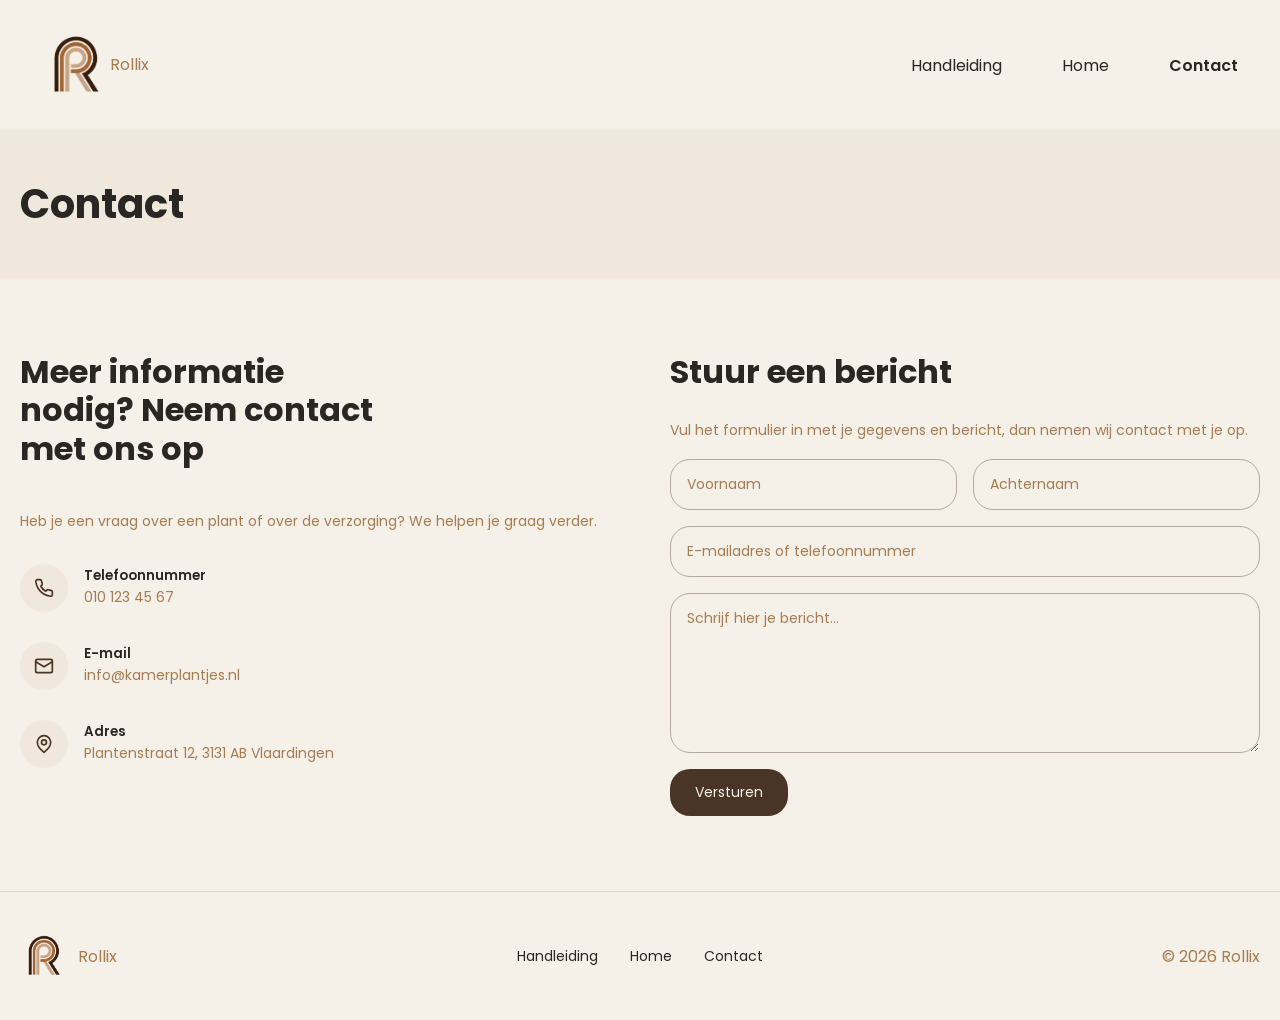
<file: contact.html>
<!doctype html>
<html lang="nl">
  <head>
    <meta charset="UTF-8" />
    <meta name="viewport" content="width=device-width, initial-scale=1.0" />
    <title>Rollix - Contact</title>

    <!-- Favicon -->
    <link rel="icon" type="image/x-icon" href="img/favicon.ico" />

    <!-- Stylesheet -->
    <link rel="stylesheet" href="css/style.css" />
    <link rel="stylesheet" href="css/nav.css" />
    <link rel="stylesheet" href="css/contact.css" />

    <!-- Font -->
    <link rel="preconnect" href="https://fonts.googleapis.com" />
    <link rel="preconnect" href="https://fonts.gstatic.com" crossorigin />
    <link
      href="https://fonts.googleapis.com/css2?family=Poppins:ital,wght@0,100;0,200;0,300;0,400;0,500;0,600;0,700;0,800;0,900;1,100;1,200;1,300;1,400;1,500;1,600;1,700;1,800;1,900&display=swap"
      rel="stylesheet"
    />
  </head>
  <body>
    <nav>
      <div class="left">
        <img src="img/Rollix.png" alt="Rollix logo" />
        <p>Rollix</p>
      </div>
      <div class="right">
        <a href="handleiding.html">Handleiding</a>
        <a href="index.html">Home</a>
        <a href="contact.html" class="active" aria-current="page">Contact</a>
      </div>
    </nav>
    <main>
      <section class="contact-hero">
        <div class="wrapper">
          <h1>Contact</h1>
        </div>
      </section>

      <section class="contact">
        <div class="wrapper contact-layout">
          <div class="contact-info">
            <h2>Meer informatie nodig? Neem contact met ons op</h2>
            <p>
              Heb je een vraag over een plant of over de verzorging? We helpen
              je graag verder.
            </p>

            <div class="info-item">
              <div class="icon">
                <svg
                  xmlns="http://www.w3.org/2000/svg"
                  viewBox="0 0 24 24"
                  width="20"
                  height="20"
                  fill="none"
                  stroke="currentColor"
                  stroke-width="2"
                  stroke-linecap="round"
                  stroke-linejoin="round"
                >
                  <path
                    d="M22 16.92v3a2 2 0 0 1-2.18 2 19.8 19.8 0 0 1-8.63-3.07 19.5 19.5 0 0 1-6-6 19.8 19.8 0 0 1-3.07-8.67A2 2 0 0 1 4.11 2h3a2 2 0 0 1 2 1.72c.13.96.36 1.9.7 2.81a2 2 0 0 1-.45 2.11L8.09 9.91a16 16 0 0 0 6 6l1.27-1.27a2 2 0 0 1 2.11-.45c.91.34 1.85.57 2.81.7A2 2 0 0 1 22 16.92z"
                  />
                </svg>
              </div>
              <div class="info-tekst">
                <h5>Telefoonnummer</h5>
                <p>010 123 45 67</p>
              </div>
            </div>

            <div class="info-item">
              <div class="icon">
                <svg
                  xmlns="http://www.w3.org/2000/svg"
                  viewBox="0 0 24 24"
                  width="20"
                  height="20"
                  fill="none"
                  stroke="currentColor"
                  stroke-width="2"
                  stroke-linecap="round"
                  stroke-linejoin="round"
                >
                  <rect x="2" y="4" width="20" height="16" rx="2" />
                  <path d="m22 7-10 6L2 7" />
                </svg>
              </div>
              <div class="info-tekst">
                <h5>E-mail</h5>
                <p>info@kamerplantjes.nl</p>
              </div>
            </div>

            <div class="info-item">
              <div class="icon">
                <svg
                  xmlns="http://www.w3.org/2000/svg"
                  viewBox="0 0 24 24"
                  width="20"
                  height="20"
                  fill="none"
                  stroke="currentColor"
                  stroke-width="2"
                  stroke-linecap="round"
                  stroke-linejoin="round"
                >
                  <path d="M20 10c0 6-8 12-8 12S4 16 4 10a8 8 0 0 1 16 0z" />
                  <circle cx="12" cy="10" r="3" />
                </svg>
              </div>
              <div class="info-tekst">
                <h5>Adres</h5>
                <p>Plantenstraat 12, 3131 AB Vlaardingen</p>
              </div>
            </div>
          </div>

          <form class="contact-form" action="#" method="post">
            <h2>Stuur een bericht</h2>
            <p>
              Vul het formulier in met je gegevens en bericht, dan nemen wij
              contact met je op.
            </p>

            <div class="form-rij">
              <input
                type="text"
                name="voornaam"
                placeholder="Voornaam"
                aria-label="Voornaam"
                required
              />
              <input
                type="text"
                name="achternaam"
                placeholder="Achternaam"
                aria-label="Achternaam"
                required
              />
            </div>

            <input
              type="text"
              name="contact"
              placeholder="E-mailadres of telefoonnummer"
              aria-label="E-mailadres of telefoonnummer"
              required
            />

            <textarea
              name="bericht"
              placeholder="Schrijf hier je bericht..."
              aria-label="Bericht"
              required
            ></textarea>

            <button type="submit">Versturen</button>
          </form>
        </div>
      </section>
    </main>

    <footer>
      <div class="wrapper footer-inner">
        <div class="footer-brand">
          <img src="img/Rollix.png" alt="Rollix logo" />
          <p>Rollix</p>
        </div>
        <div class="footer-links">
          <a href="handleiding.html">Handleiding</a>
          <a href="index.html">Home</a>
          <a href="contact.html">Contact</a>
        </div>
        <p class="copyright">© 2026 Rollix</p>
      </div>
    </footer>
  </body>
</html>
</file>
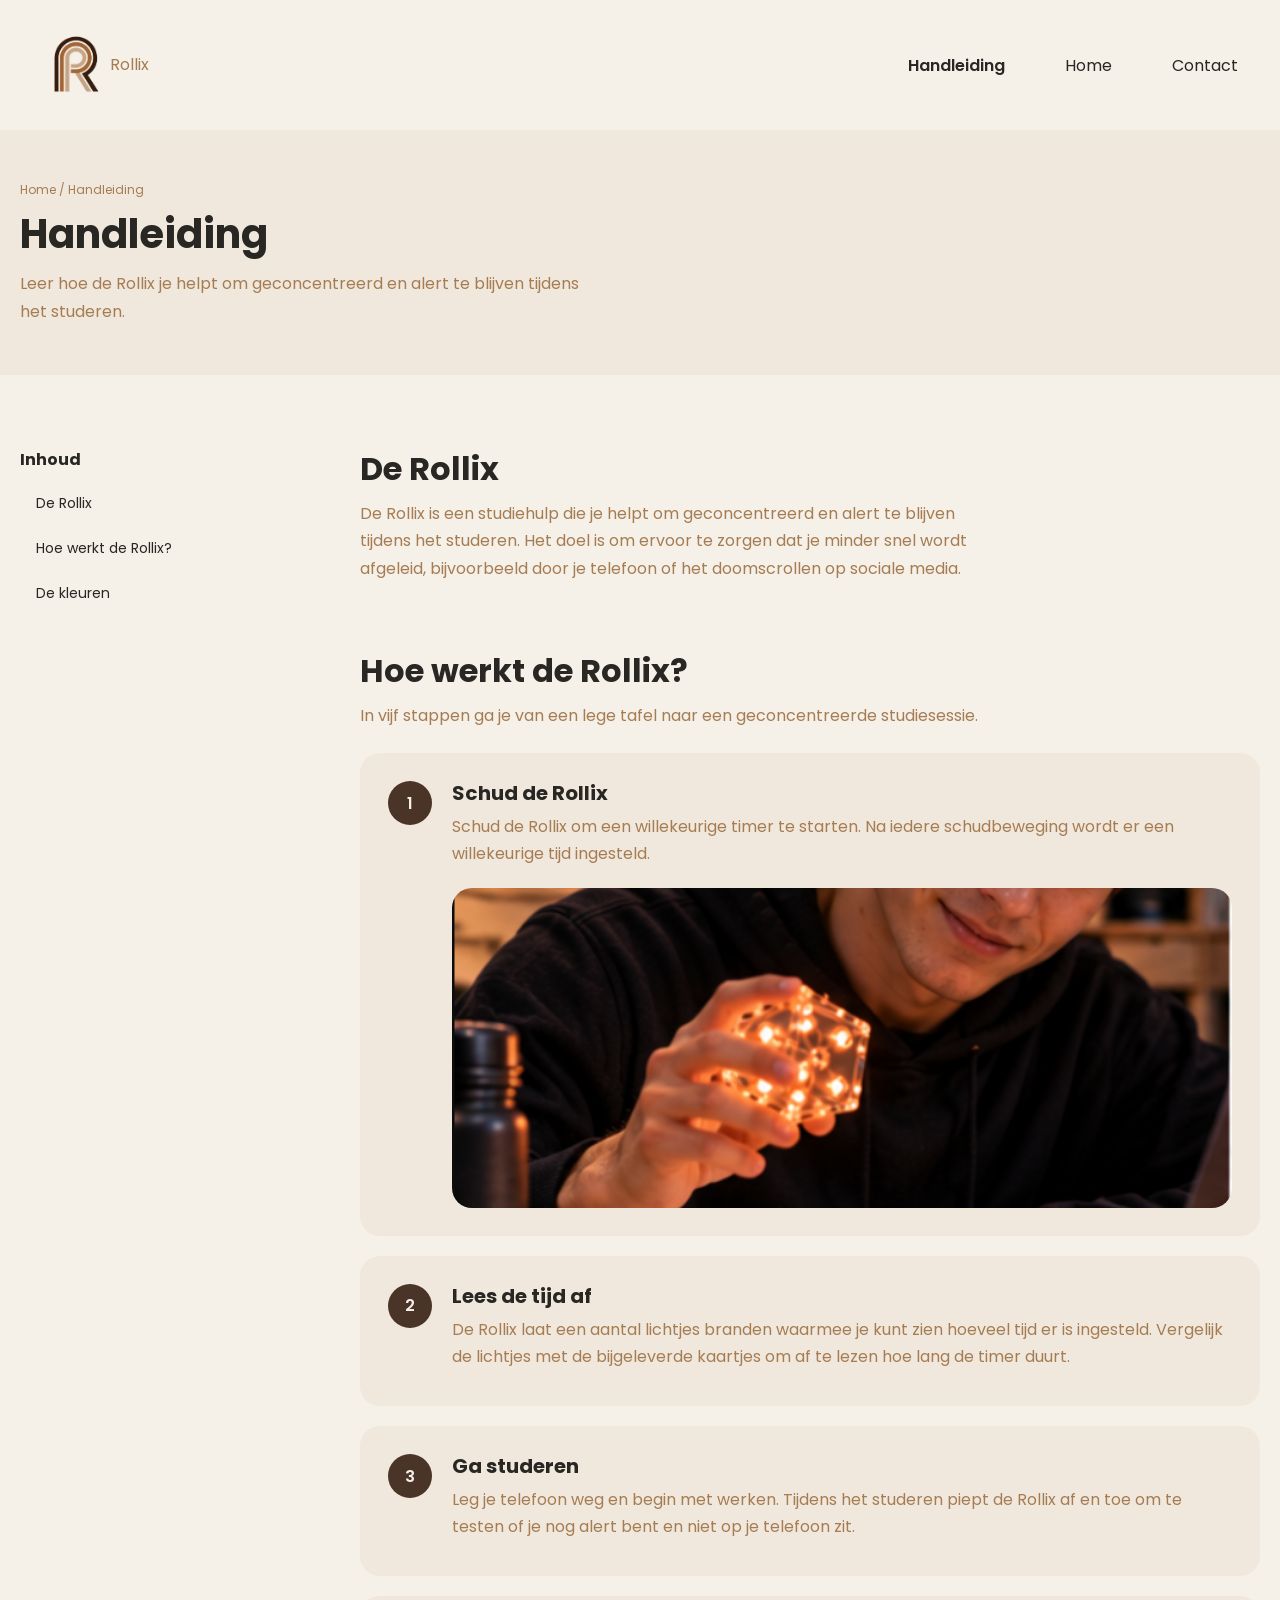
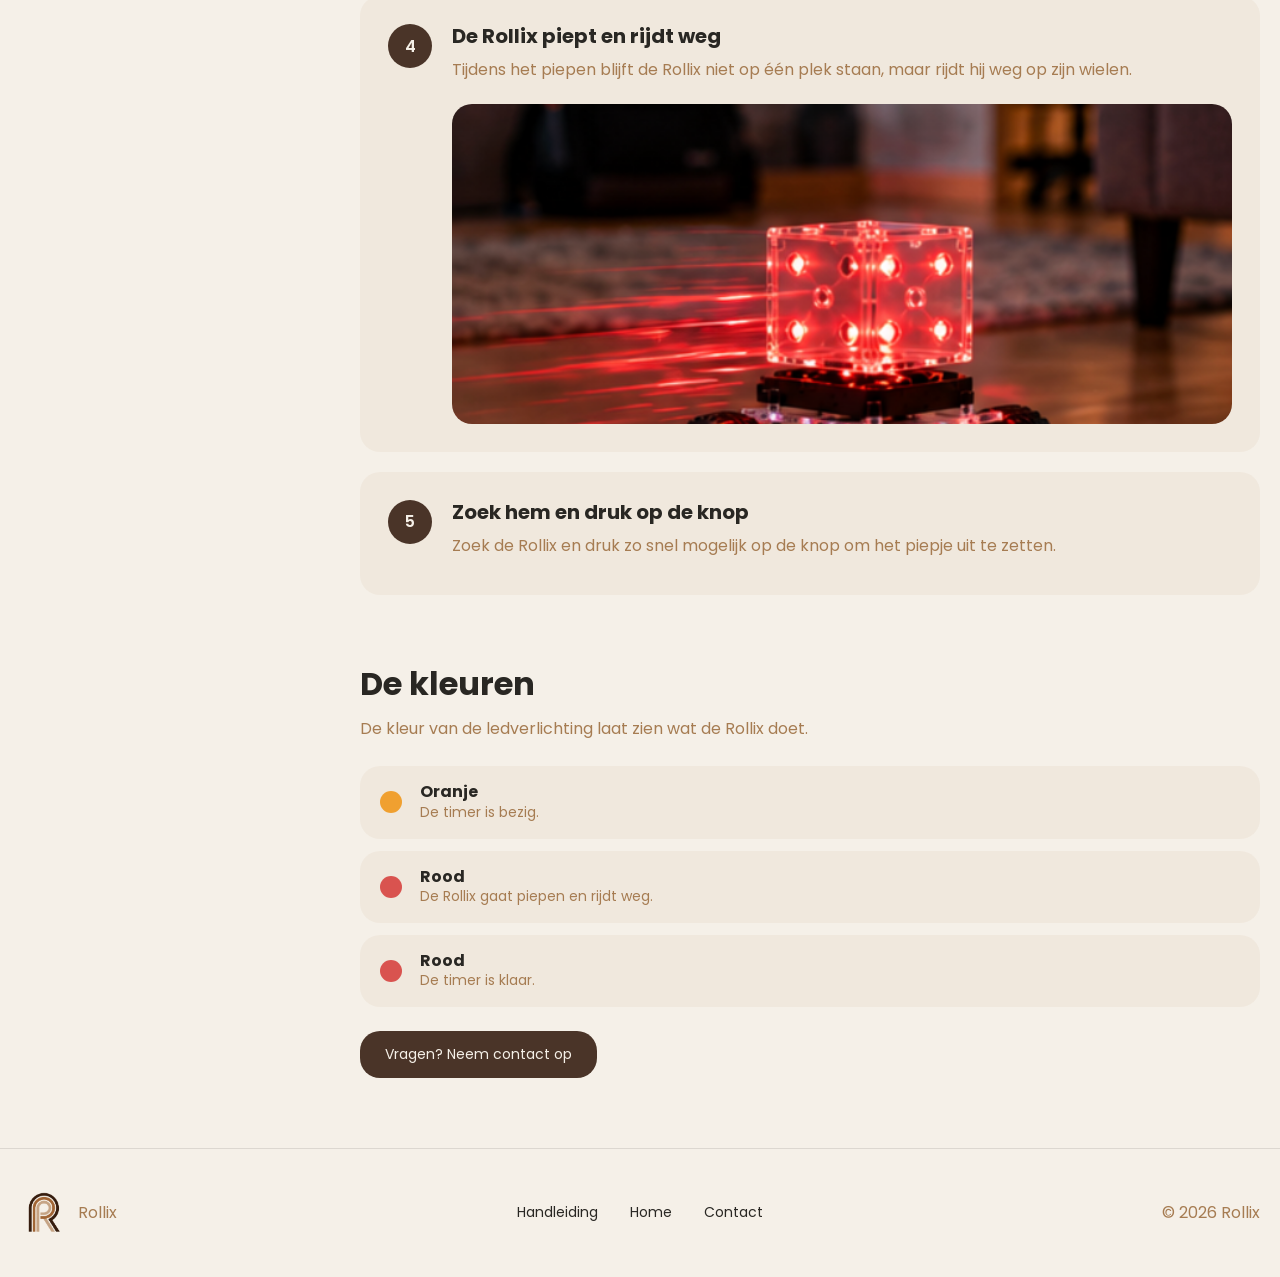
<file: handleiding.html>
<!doctype html>
<html lang="nl">
  <head>
    <meta charset="UTF-8" />
    <meta name="viewport" content="width=device-width, initial-scale=1.0" />

    <title>Rollix - Handleiding</title>

    <!-- Favicon -->
    <link rel="icon" type="image/x-icon" href="img/favicon.ico" />

    <!-- Stylesheet -->
    <link rel="stylesheet" href="css/style.css" />
    <link rel="stylesheet" href="css/nav.css" />
    <link rel="stylesheet" href="css/handleiding.css" />

    <!-- Font -->
    <link rel="preconnect" href="https://fonts.googleapis.com" />
    <link rel="preconnect" href="https://fonts.gstatic.com" crossorigin />
    <link
      href="https://fonts.googleapis.com/css2?family=Poppins:wght@300;400;500;600;700&display=swap"
      rel="stylesheet"
    />
  </head>
  <body>
    <nav>
      <div class="left">
        <img src="img/Rollix.png" alt="Rollix logo" />
        <p>Rollix</p>
      </div>
      <div class="right">
        <a href="handleiding.html" class="active" aria-current="page"
          >Handleiding</a
        >
        <a href="index.html">Home</a>
        <a href="contact.html">Contact</a>
      </div>
    </nav>

    <header>
      <section class="manual-hero">
        <div class="wrapper">
          <p class="breadcrumb">Home / Handleiding</p>
          <h1>Handleiding</h1>
          <p>
            Leer hoe de Rollix je helpt om geconcentreerd en alert te blijven
            tijdens het studeren.
          </p>
        </div>
      </section>
    </header>

    <main>
      <section class="manual">
        <div class="wrapper manual-layout">
          <aside class="manual-toc">
            <h4>Inhoud</h4>
            <a href="#over">De Rollix</a>
            <a href="#werking">Hoe werkt de Rollix?</a>
            <a href="#kleuren">De kleuren</a>
          </aside>

          <div class="manual-content">
            <section class="manual-block" id="over">
              <h2>De Rollix</h2>
              <p>
                De Rollix is een studiehulp die je helpt om geconcentreerd en
                alert te blijven tijdens het studeren. Het doel is om ervoor te
                zorgen dat je minder snel wordt afgeleid, bijvoorbeeld door je
                telefoon of het doomscrollen op sociale media.
              </p>
            </section>

            <section class="manual-block" id="werking">
              <h2>Hoe werkt de Rollix?</h2>
              <p>
                In vijf stappen ga je van een lege tafel naar een
                geconcentreerde studiesessie.
              </p>
              <ol class="manual-steps">
                <li>
                  <h4>Schud de Rollix</h4>
                  <p>
                    Schud de Rollix om een willekeurige timer te starten. Na
                    iedere schudbeweging wordt er een willekeurige tijd
                    ingesteld.
                  </p>
                  <img
                    src="img/Screenshot 2026-10-28 at 13.17.54.png"
                    alt="Jongen houdt Rollix vast"
                  />
                </li>
                <li>
                  <h4>Lees de tijd af</h4>
                  <p>
                    De Rollix laat een aantal lichtjes branden waarmee je kunt
                    zien hoeveel tijd er is ingesteld. Vergelijk de lichtjes met
                    de bijgeleverde kaartjes om af te lezen hoe lang de timer
                    duurt.
                  </p>
                </li>
                <li>
                  <h4>Ga studeren</h4>
                  <p>
                    Leg je telefoon weg en begin met werken. Tijdens het
                    studeren piept de Rollix af en toe om te testen of je nog
                    alert bent en niet op je telefoon zit.
                  </p>
                </li>
                <li>
                  <h4>De Rollix piept en rijdt weg</h4>
                  <p>
                    Tijdens het piepen blijft de Rollix niet op één plek staan,
                    maar rijdt hij weg op zijn wielen.
                  </p>
                  <img
                    src="img/Screenshot 2026-10-28 at 13.18.18.png"
                    alt="Rollix rijdt weg op de grond"
                  />
                </li>
                <li>
                  <h4>Zoek hem en druk op de knop</h4>
                  <p>
                    Zoek de Rollix en druk zo snel mogelijk op de knop om het
                    piepje uit te zetten.
                  </p>
                </li>
              </ol>
            </section>

            <section class="manual-block" id="kleuren">
              <h2>De kleuren</h2>
              <p>
                De kleur van de ledverlichting laat zien wat de Rollix doet.
              </p>
              <div class="led-table">
                <div class="led-row">
                  <span class="dot oranje"></span>
                  <div>
                    <h4>Oranje</h4>
                    <p>De timer is bezig.</p>
                  </div>
                </div>
                <div class="led-row">
                  <span class="dot rood"></span>
                  <div>
                    <h4>Rood</h4>
                    <p>De Rollix gaat piepen en rijdt weg.</p>
                  </div>
                </div>
                <div class="led-row">
                  <span class="dot rood"></span>
                  <div>
                    <h4>Rood</h4>
                    <p>De timer is klaar.</p>
                  </div>
                </div>
              </div>
              <a href="contact.html" class="btn" style="margin-top: 24px"
                >Vragen? Neem contact op</a
              >
            </section>
          </div>
        </div>
      </section>
    </main>

    <footer>
      <div class="wrapper footer-inner">
        <div class="footer-brand">
          <img src="img/Rollix.png" alt="Rollix logo" />
          <p>Rollix</p>
        </div>
        <div class="footer-links">
          <a href="handleiding.html">Handleiding</a>
          <a href="index.html">Home</a>
          <a href="contact.html">Contact</a>
        </div>
        <p class="copyright">© 2026 Rollix</p>
      </div>
    </footer>
  </body>
</html>
</file>
<file: css/style.css>
:root {
  --color-background: #f5f0e8;
  --color-background-opacity: #e4d5c34d;
  --color-font: #292723;
  --color-button: #4a3428;
  --color-button-opacity: #4a342860;
  --color-small-text: #a67c52;
}

* {
  margin: 0;
  padding: 0;
  box-sizing: border-box;
}

body {
  font-family: "Poppins", sans-serif;
  background-color: var(--color-background);
  color: var(--color-font);
  overflow-x: hidden;
  scroll-behavior: smooth;
}

a {
  text-decoration: none;
}

img {
  display: block;
  max-width: 100%;
}

h1,
h2,
h3,
h4 {
  color: var(--color-font);
  line-height: 1.2;
}

h1 {
  font-size: 2.5rem;
}

h2 {
  font-size: 2rem;
}

h3 {
  font-size: 1.5rem;
}

h4 {
  font-size: 1.25rem;
}

p {
  font-size: 1rem;
  color: var(--color-small-text);
  line-height: 1.7;
}

section {
  padding-top: 100px;
}

header section {
  padding-top: 50px;
}

.wrapper {
  width: calc(100% - 40px);
  max-width: 1300px;
  margin-inline: auto;
}

.btn {
  display: inline-flex;
  align-items: center;
  gap: 8px;
  background-color: var(--color-button);
  color: var(--color-background);
  padding: 12px 24px;
  border-radius: 20px;
  font-size: 14px;
  border: 1px solid transparent;
  transition: 0.3s;
}

.btn:hover {
  background-color: transparent;
  border-color: var(--color-button);
  color: var(--color-button);
}

.hero .container {
  display: flex;
  flex-direction: column;
  align-items: center;
  text-align: center;
  gap: 20px;
}

.hero h1 {
  max-width: 800px;
  font-weight: 600;
  letter-spacing: -0.02em;
  line-height: 1.1;
}

.hero p {
  max-width: 600px;
  font-size: 1.125rem;
}

.hero-actions {
  display: flex;
  flex-wrap: wrap;
  justify-content: center;
  gap: 12px;
  margin-top: 8px;
}

.btn-outline {
  background-color: transparent;
  color: var(--color-button);
  border-color: var(--color-button);
}

.btn-outline:hover {
  background-color: var(--color-button);
  color: var(--color-background);
}

.gallery-section {
  padding-top: 35px;
  padding-bottom: 35px;
}

.mySwiper {
  width: 100%;
  padding: 100px 0 120px;
  overflow: hidden;
}

.mySwiper .swiper-wrapper {
  align-items: center;
  height: 300px;
}

.mySwiper .swiper-slide {
  width: 340px;
  height: 200px;
  flex-shrink: 0;
  position: relative;
  overflow: hidden;
  border-radius: 22px;
  transform-origin: center center;
  transition:
    transform 450ms ease,
    opacity 450ms ease;
  will-change: transform;
}

.mySwiper .swiper-slide img {
  display: block;
  width: 100%;
  height: 100%;
  object-fit: cover;
  border-radius: 22px;
}

header .gallery-section .button {
  display: flex;
  justify-content: center;
  align-items: center;
  padding-bottom: 50px;

  & a {
    background-color: var(--color-button);
    padding: 10px 20px;
    color: var(--color-background);
    border-radius: 20px;
    font-size: 14px;
    border: 1px solid transparent;
    transition: 0.3s;

    &:hover {
      background-color: transparent;
      border: 1px solid var(--color-button);
      color: var(--color-button);
    }
  }
}

main .introduction {
  & .wrapper {
    display: flex;
    gap: 160px;
    align-items: center;
    justify-content: center;
  }

  & img {
    max-width: 420px;
    border-radius: 20px 213px;
  }

  & .container {
    display: flex;
    flex-direction: column;
    max-width: 495px;
    gap: 10px;
  }
}

main .information {
  & .bg {
    background-color: var(--color-background-opacity);
    padding: 55px 0;
  }

  & .container {
    display: flex;
    flex-direction: column;
    align-items: flex-start;
    gap: 16px;
  }

  & .container > p {
    max-width: 700px;
  }

  & a {
    background-color: var(--color-button);
    color: var(--color-background);
  }

  & a:hover {
    background-color: transparent;
    color: var(--color-button);
  }

  & .usp-container {
    display: flex;
    align-items: center;
    flex-wrap: wrap;
    gap: 50px;
    margin-top: 40px;

    & hr {
      width: 1px;
      height: 40px;
      border: none;
      background-color: var(--color-font);
      opacity: 0.3;
    }

    & .usp {
      display: flex;
      align-items: center;
      gap: 10px;

      & img {
        width: 40px;
      }
    }
  }
}

.section-title {
  display: flex;
  flex-direction: column;
  gap: 8px;
  margin-bottom: 40px;
}

.steps-grid,
.features-grid {
  display: grid;
  grid-template-columns: repeat(3, 1fr);
  gap: 24px;
}

.step,
.card {
  background-color: var(--color-background-opacity);
  border-radius: 20px;
  padding: 32px;
  display: flex;
  flex-direction: column;
  gap: 12px;
  transition:
    transform 0.3s ease,
    box-shadow 0.3s ease;
}

.step:hover,
.card:hover {
  transform: translateY(-6px);
  box-shadow: 0 12px 30px rgba(74, 52, 40, 0.12);
}

.step-number {
  width: 44px;
  height: 44px;
  display: grid;
  place-items: center;
  border-radius: 50%;
  background-color: var(--color-button);
  color: var(--color-background);
  font-weight: 600;
}

main .features {
  background-color: var(--color-background-opacity);
  margin-top: 100px;
  padding: 80px 0;
}

main .features .card {
  background-color: var(--color-background);
}

.card img {
  width: 44px;
}

.cta {
  padding-top: 100px;
  padding-bottom: 100px;
}

.cta-box {
  background-color: var(--color-button);
  border-radius: 28px;
  padding: 60px 40px;
  text-align: center;
  display: flex;
  flex-direction: column;
  align-items: center;
  gap: 16px;
}

.cta-box h2 {
  color: var(--color-background);
}

.cta-box p {
  color: #e4d5c3;
  max-width: 500px;
}

.cta-box .btn {
  background-color: var(--color-background);
  color: var(--color-button);
  margin-top: 8px;
}

.cta-box .btn:hover {
  background-color: transparent;
  border-color: var(--color-background);
  color: var(--color-background);
}

footer {
  border-top: 1px solid rgba(41, 39, 35, 0.12);
  padding: 40px 0;
}

.footer-inner {
  display: flex;
  align-items: center;
  justify-content: space-between;
  gap: 24px;
  flex-wrap: wrap;
}

.footer-brand {
  display: flex;
  align-items: center;
  gap: 10px;
}

.footer-brand img {
  width: 48px;
}

.footer-links {
  display: flex;
  gap: 32px;
}

.footer-links a {
  color: var(--color-font);
  font-size: 14px;
}

@media (max-width: 1100px) {
  main .introduction .wrapper {
    gap: 60px;
  }
}

@media (max-width: 768px) {
  section {
    padding-top: 60px;
  }

  .wrapper {
    width: calc(100% - 32px);
  }

  .hero {
    padding-top: 40px;
  }

  .hero p {
    font-size: 1rem;
  }

  .gallery-section {
    padding-top: 20px;
    padding-bottom: 20px;
  }

  .mySwiper {
    padding: 65px 0;
  }

  .mySwiper .swiper-slide {
    width: 220px;
    height: 125px;
  }

  main .introduction .wrapper {
    flex-direction: column;
    gap: 30px;
  }

  main .introduction img {
    max-width: 100%;
  }

  main .information .usp-container {
    flex-direction: column;
    align-items: flex-start;
    gap: 20px;
    margin-top: 24px;
  }

  main .information .usp-container hr {
    display: none;
  }

  .steps-grid,
  .features-grid {
    grid-template-columns: 1fr;
  }

  main .features {
    margin-top: 60px;
    padding: 50px 0;
  }

  .cta {
    padding-top: 60px;
    padding-bottom: 60px;
  }

  .cta-box {
    padding: 40px 24px;
  }

  .footer-inner {
    flex-direction: column;
    align-items: flex-start;
  }
}
</file>
<file: css/nav.css>
nav {
  position: sticky;
  top: 0;
  z-index: 1000;
  background-color: var(--color-background);
  display: flex;
  align-items: center;
  justify-content: space-between;
  padding: 31px 42px;

  & .right {
    display: flex;
    gap: 60px;

    & a {
      position: relative;
      color: var(--color-font);
    }

    & a.active {
      font-weight: 600;
    }

    & a::before {
      content: "";
      height: 1px;
      width: 0%;
      background-color: var(--color-font);
      position: absolute;
      left: 0;
      bottom: 0;
      transition: 0.3s;
      color: var(--color-font);
    }

    & a:hover::before {
      width: 100%;
    }
  }

  & .left {
    display: flex;
    align-items: center;

    & img {
      width: 68px;
    }
  }
}

@media (max-width: 768px) {
  nav {
    padding: 20px 16px;

    & .right {
      gap: 20px;
      font-size: 14px;
    }

    & .left img {
      width: 48px;
    }
  }
}
</file>
<file: css/contact.css>
.contact-hero {
  background-color: var(--color-background-opacity);
  padding: 50px 0;

  & .breadcrumb {
    font-size: 0.75rem;
    margin-bottom: 10px;
  }
}

.contact {
  padding: 75px 0;

  & .contact-layout {
    display: flex;
    justify-content: space-between;
    align-items: flex-start;
    gap: 60px;
  }

  & h2 {
    margin-bottom: 12px;
  }

  & p {
    font-size: 0.875rem;
  }
}

.contact-info {
  display: flex;
  flex-direction: column;
  gap: 30px;
  flex: 1;

  & h2 {
    max-width: 24rem;
  }

  & .info-item {
    display: flex;
    align-items: center;
    gap: 16px;
  }

  & .icon {
    display: flex;
    justify-content: center;
    align-items: center;
    flex-shrink: 0;
    width: 48px;
    height: 48px;
    border-radius: 50%;
    background-color: var(--color-background-opacity);
    color: var(--color-button);
  }

  & .info-tekst h5 {
    font-weight: 600;
    color: var(--color-font);
  }
}

.contact-form {
  display: flex;
  flex-direction: column;
  gap: 16px;
  flex: 1;

  & .form-rij {
    display: flex;
    gap: 16px;

    & input {
      flex: 1;
      min-width: 0;
    }
  }

  & input,
  & textarea {
    width: 100%;
    padding: 14px 16px;
    font-family: inherit;
    font-size: 0.875rem;
    color: var(--color-font);
    background-color: transparent;
    border: 1px solid var(--color-button-opacity);
    border-radius: 20px;

    &::placeholder {
      color: var(--color-small-text);
    }

    &:focus {
      outline: 2px solid var(--color-button);
      outline-offset: 2px;
    }
  }

  & textarea {
    min-height: 160px;
    resize: vertical;
  }

  & button {
    align-self: flex-start;
    padding: 12px 24px;
    font-family: inherit;
    font-size: 14px;
    color: var(--color-background);
    background-color: var(--color-button);
    border: 1px solid transparent;
    border-radius: 20px;
    cursor: pointer;
    transition: 0.3s;

    &:hover {
      background-color: transparent;
      border-color: var(--color-button);
      color: var(--color-button);
    }
  }
}

@media (max-width: 800px) {
  .contact .contact-layout {
    flex-direction: column;
  }

  .contact-form .form-rij {
    flex-direction: column;
  }
}
</file>
<file: css/handleiding.css>
html {
  scroll-behavior: smooth;
}

/* ---------- Hero ---------- */
.manual-hero {
  background-color: var(--color-background-opacity);
  padding: 50px 0;

  & .breadcrumb {
    font-size: 0.75rem;
    margin-bottom: 10px;
  }

  & p:not(.breadcrumb) {
    max-width: 560px;
    margin-top: 12px;
  }
}

/* ---------- Layout ---------- */
.manual {
  padding: 75px 0 0;

  & .manual-layout {
    display: flex;
    align-items: flex-start;
    gap: 80px;
  }
}

/* ---------- Inhoudsopgave ---------- */
.manual-toc {
  position: sticky;
  top: 120px;
  width: 260px;
  flex-shrink: 0;
  display: flex;
  flex-direction: column;
  gap: 4px;

  & h4 {
    font-size: 1rem;
    margin-bottom: 10px;
  }

  & a {
    color: var(--color-font);
    font-size: 0.875rem;
    padding: 10px 16px;
    border-radius: 20px;
    transition: 0.3s;

    &:hover {
      background-color: var(--color-background-opacity);
    }
  }
}

/* ---------- Inhoud ---------- */
.manual-content {
  flex: 1;
  min-width: 0;
}

.manual-block {
  padding-top: 0;
  margin-bottom: 70px;
  scroll-margin-top: 110px;

  & > h2 {
    margin-bottom: 12px;
  }

  & > p {
    max-width: 640px;
    margin-bottom: 24px;
  }
}

/* In de doos */
.box-list {
  list-style: none;
  display: grid;
  grid-template-columns: repeat(2, 1fr);
  gap: 16px;

  & li {
    display: flex;
    align-items: center;
    gap: 14px;
    padding: 18px 20px;
    border-radius: 20px;
    background-color: var(--color-background-opacity);
    font-size: 0.95rem;
  }

  & li::before {
    content: "";
    width: 10px;
    height: 10px;
    flex-shrink: 0;
    border-radius: 50%;
    background-color: var(--color-button);
  }
}

/* Stappen */
.manual-steps {
  list-style: none;
  counter-reset: stap;
  display: flex;
  flex-direction: column;
  gap: 20px;

  & li {
    counter-increment: stap;
    display: grid;
    grid-template-columns: 44px 1fr;
    gap: 8px 20px;
    padding: 28px;
    border-radius: 20px;
    background-color: var(--color-background-opacity);
  }

  & li::before {
    content: counter(stap);
    grid-row: 1 / span 3;
    width: 44px;
    height: 44px;
    display: grid;
    place-items: center;
    border-radius: 50%;
    background-color: var(--color-button);
    color: var(--color-background);
    font-weight: 600;
  }

  & h4 {
    align-self: center;
  }
}

.image-placeholder {
  display: grid;
  place-items: center;
  min-height: 180px;
  margin-top: 12px;
  border: 1px dashed var(--color-small-text);
  border-radius: 20px;
  color: var(--color-small-text);
  font-size: 0.875rem;
}

.manual-steps img {
  width: 100%;
  max-height: 320px;
  object-fit: cover;
  margin-top: 12px;
  border-radius: 20px;
}

/* Tip */
.callout {
  margin-top: 24px;
  padding: 20px 24px;
  border-left: 4px solid var(--color-button);
  border-radius: 0 20px 20px 0;
  background-color: var(--color-background-opacity);

  & p {
    font-size: 0.9rem;
    color: var(--color-font);
  }
}

/* LED-tabel */
.led-table {
  display: flex;
  flex-direction: column;
  gap: 12px;

  & .led-row {
    display: flex;
    align-items: center;
    gap: 18px;
    padding: 16px 20px;
    border-radius: 20px;
    background-color: var(--color-background-opacity);
  }

  & .dot {
    width: 22px;
    height: 22px;
    flex-shrink: 0;
    border-radius: 50%;
  }

  & .dot.blauw {
    background-color: #4a8fe0;
  }

  & .dot.groen {
    background-color: #5cb85c;
  }

  & .dot.oranje {
    background-color: #f0a030;
  }

  & .dot.rood {
    background-color: #d9534f;
  }

  & h4 {
    font-size: 1rem;
  }

  & p {
    font-size: 0.875rem;
    line-height: 1.5;
  }
}

/* FAQ */
.faq {
  display: flex;
  flex-direction: column;
  gap: 12px;

  & details {
    border: 1px solid var(--color-button);
    border-radius: 20px;
    padding: 18px 24px;
  }

  & summary {
    cursor: pointer;
    font-weight: 600;
    list-style: none;
    display: flex;
    justify-content: space-between;
    align-items: center;
    gap: 16px;
  }

  & summary::-webkit-details-marker {
    display: none;
  }

  & summary::after {
    content: "+";
    font-size: 1.25rem;
    line-height: 1;
    transition: transform 0.3s;
  }

  & details[open] summary::after {
    transform: rotate(45deg);
  }

  & details p {
    margin-top: 12px;
    font-size: 0.9rem;
  }
}

/* ---------- Mobiel ---------- */
@media (max-width: 900px) {
  .manual .manual-layout {
    flex-direction: column;
    gap: 40px;
  }

  .manual-toc {
    position: static;
    width: 100%;
    flex-direction: row;
    flex-wrap: wrap;
    gap: 8px;

    & h4 {
      width: 100%;
      margin-bottom: 4px;
    }

    & a {
      border: 1px solid var(--color-button);
    }
  }

  .box-list {
    grid-template-columns: 1fr;
  }

  .manual-steps li {
    padding: 20px;
    grid-template-columns: 36px 1fr;
    gap: 8px 14px;
  }

  .manual-steps li::before {
    width: 36px;
    height: 36px;
  }
}

@media (prefers-reduced-motion: reduce) {
  html {
    scroll-behavior: auto;
  }
}
</file>
